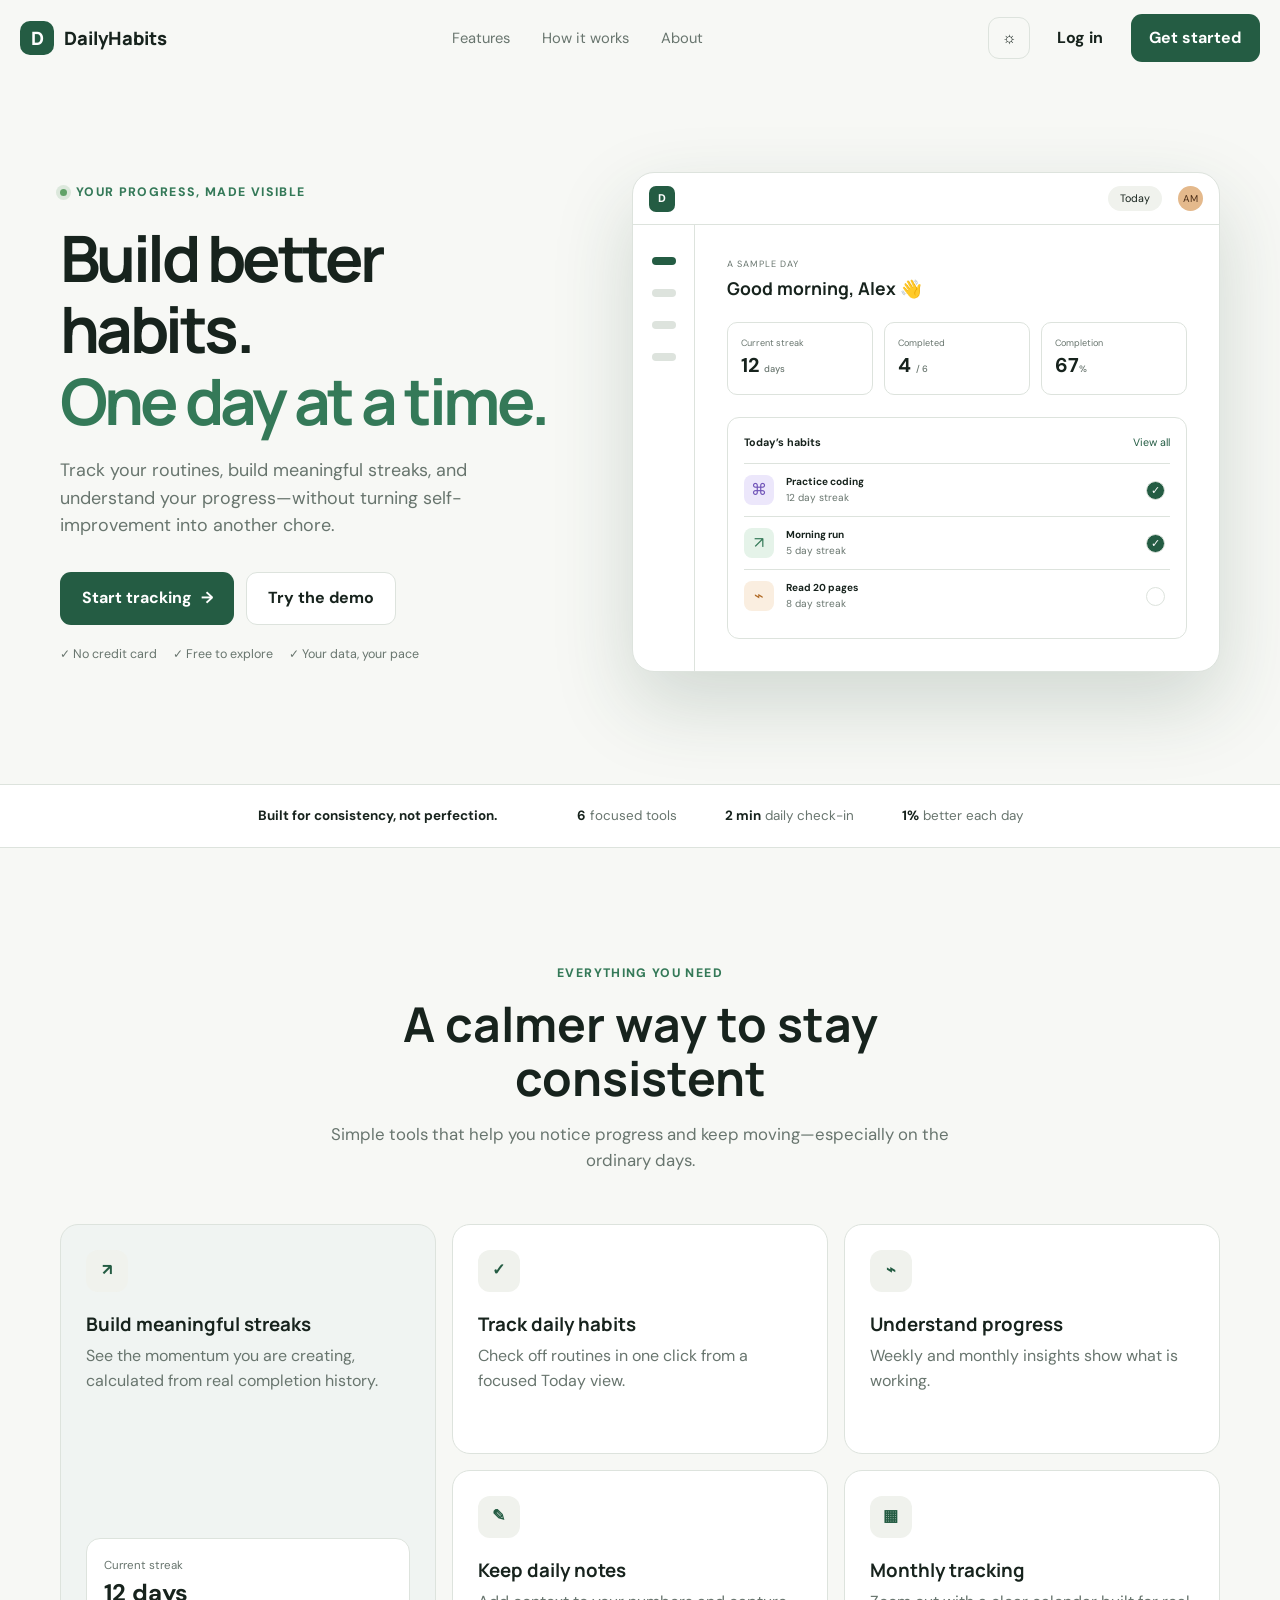
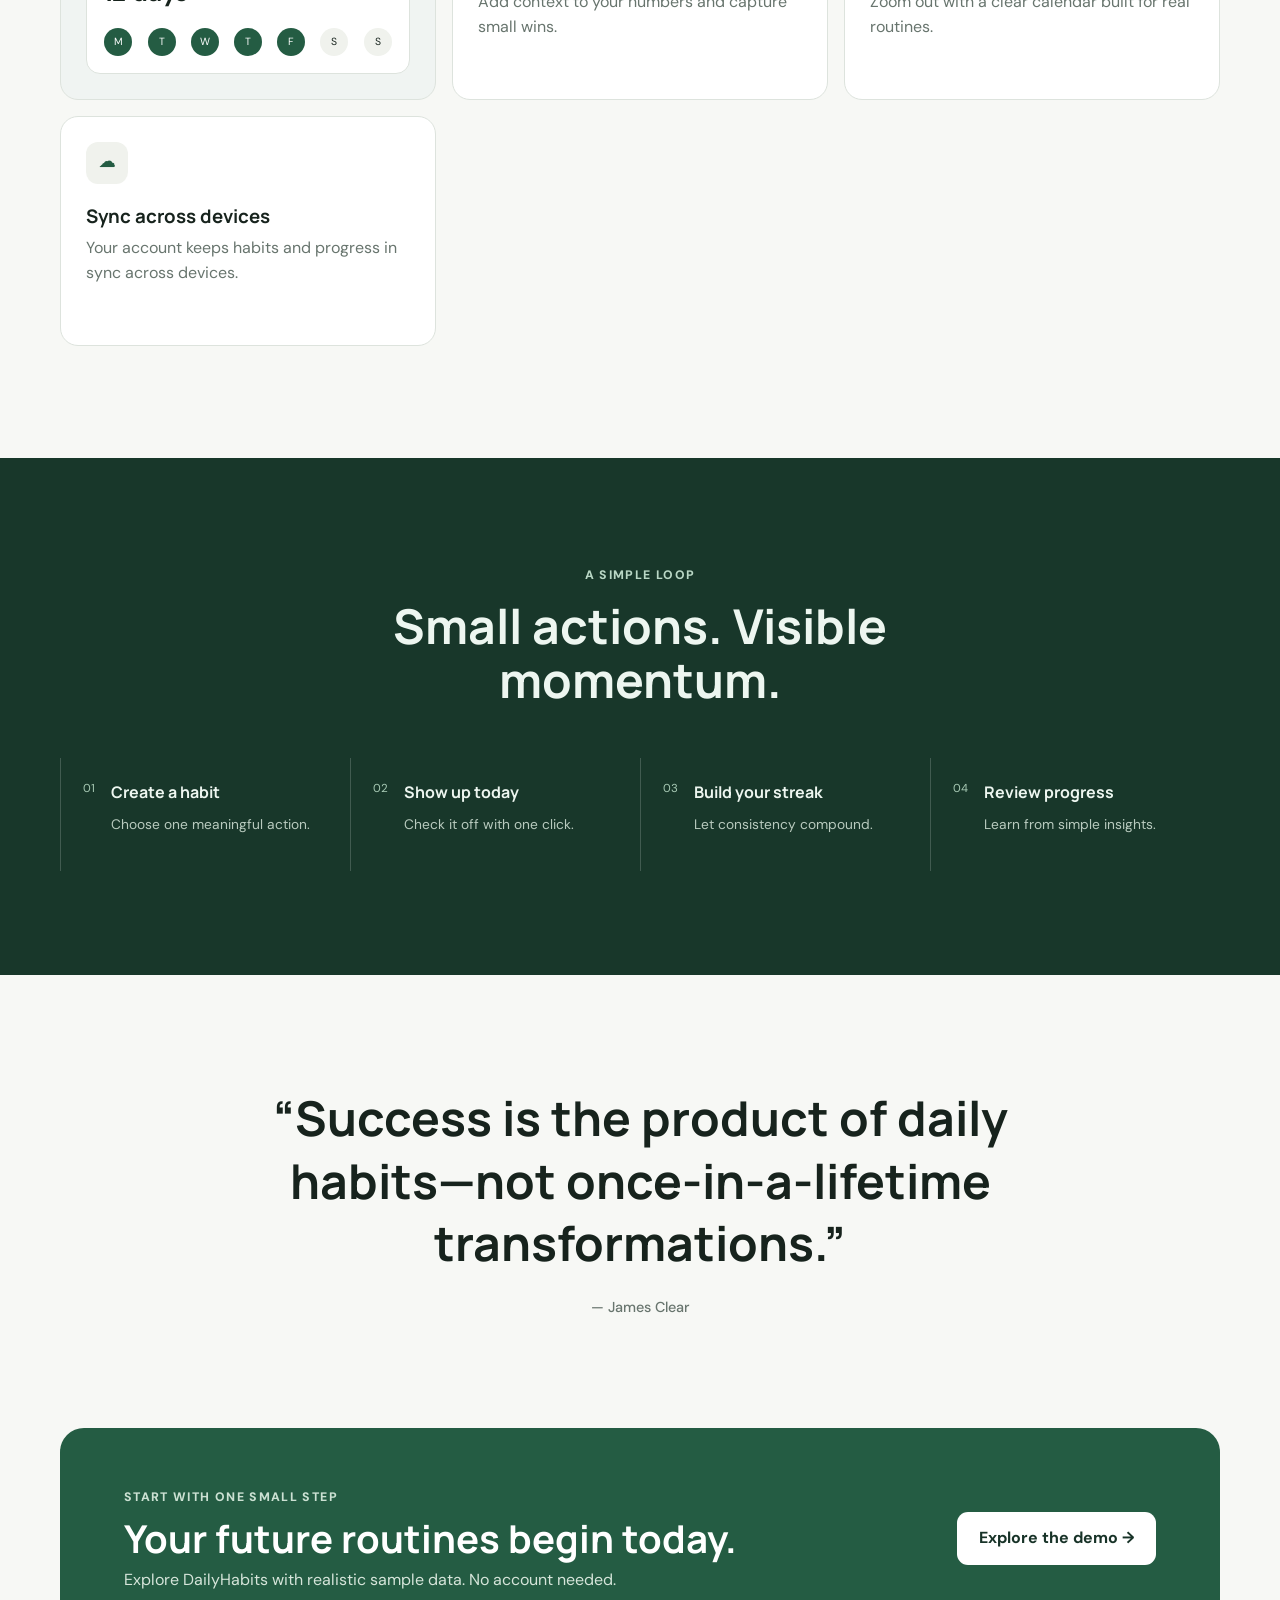
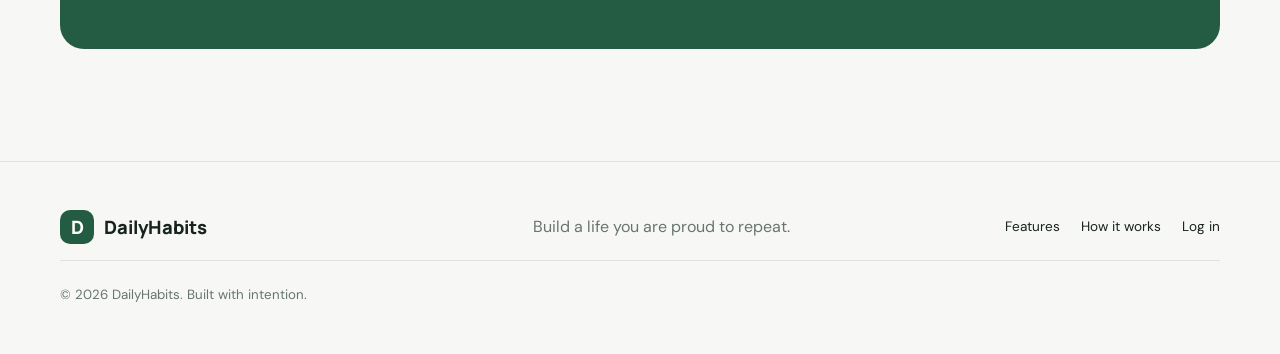
<file: public/index.html>
﻿<!doctype html>
<html lang="en">
  <head>
    <meta charset="UTF-8" />
    <meta name="viewport" content="width=device-width, initial-scale=1.0" />
    <meta
      name="description"
      content="DailyHabits helps you build streaks, track routines, and understand your progress."
    />
    <title>DailyHabits — Small steps, lasting change</title>
    <link rel="preconnect" href="https://fonts.googleapis.com" />
    <link rel="preconnect" href="https://fonts.gstatic.com" crossorigin />
    <link
      href="https://fonts.googleapis.com/css2?family=DM+Sans:wght@400;500;600;700&family=Manrope:wght@600;700;800&display=swap"
      rel="stylesheet"
    />
    <link rel="stylesheet" href="css/global.css" />
    <link rel="stylesheet" href="css/landing.css" />
    <link rel="stylesheet" href="css/responsive.css" />
  </head>
  <body>
    <a class="skip-link" href="#main">Skip to content</a>
    <header class="site-header" id="top">
      <a class="brand" href="index.html" aria-label="DailyHabits home"
        ><span class="brand-mark">D</span><span>DailyHabits</span></a
      >
      <button
        class="icon-button mobile-nav-toggle"
        type="button"
        aria-label="Open navigation"
        aria-expanded="false"
        aria-controls="site-navigation"
      >
        <span aria-hidden="true">☰</span>
      </button>
      <nav class="desktop-nav" id="site-navigation" aria-label="Main navigation">
        <a href="#features">Features</a><a href="#how">How it works</a
        ><a href="#about">About</a>
      </nav>
      <div class="header-actions">
        <button
          class="icon-button theme-toggle"
          type="button"
          aria-label="Change theme"
        >
          ☼</button
        ><a class="button button-ghost hide-mobile" href="auth.html">Log in</a
        ><a class="button button-primary" href="auth.html#signup"
          >Get started</a
        >
      </div>
    </header>
    <main id="main">
      <section class="hero section-shell">
        <div class="hero-copy reveal">
          <span class="eyebrow"
            ><i class="status-dot"></i>Your progress, made visible</span
          >
          <h1>Build better habits.<br /><span>One day at a time.</span></h1>
          <p>
            Track your routines, build meaningful streaks, and understand your
            progress—without turning self-improvement into another chore.
          </p>
          <div class="hero-actions">
            <a
              class="button button-primary button-large"
              href="auth.html#signup"
              >Start tracking <span>→</span></a
            ><a
              class="button button-secondary button-large"
              href="dashboard.html?demo=true"
              >Try the demo</a
            >
          </div>
          <div class="hero-proof">
            <span>✓ No credit card</span><span>✓ Free to explore</span
            ><span>✓ Your data, your pace</span>
          </div>
        </div>
        <div class="dashboard-preview reveal" aria-label="Dashboard preview">
          <div class="preview-top">
            <span class="preview-logo">D</span
            ><span class="preview-pill">Today</span
            ><span class="preview-avatar">AM</span>
          </div>
          <div class="preview-body">
            <aside class="preview-sidebar"><i></i><i></i><i></i><i></i></aside>
            <div class="preview-content">
              <div class="preview-greeting">
                <small>A SAMPLE DAY</small
                ><strong>Good morning, Alex 👋</strong>
              </div>
              <div class="preview-stats">
                <div>
                  <small>Current streak</small><b>12 <em>days</em></b>
                </div>
                <div>
                  <small>Completed</small><b>4 <em>/ 6</em></b>
                </div>
                <div>
                  <small>Completion</small><b>67<em>%</em></b>
                </div>
              </div>
              <div class="preview-panel">
                <div class="preview-panel-head">
                  <b>Today’s habits</b><span>View all</span>
                </div>
                <div class="preview-habit">
                  <span class="habit-icon purple">⌘</span>
                  <div><b>Practice coding</b><small>12 day streak</small></div>
                  <span class="preview-check checked">✓</span>
                </div>
                <div class="preview-habit">
                  <span class="habit-icon green">↗</span>
                  <div><b>Morning run</b><small>5 day streak</small></div>
                  <span class="preview-check checked">✓</span>
                </div>
                <div class="preview-habit">
                  <span class="habit-icon orange">⌁</span>
                  <div><b>Read 20 pages</b><small>8 day streak</small></div>
                  <span class="preview-check"></span>
                </div>
              </div>
            </div>
          </div>
        </div>
      </section>
      <section class="trust-strip">
        <p>Built for consistency, not perfection.</p>
        <div>
          <span><b>6</b> focused tools</span
          ><span><b>2 min</b> daily check-in</span
          ><span><b>1%</b> better each day</span>
        </div>
      </section>
      <section class="section-shell section-block" id="features">
        <div class="section-heading">
          <span class="eyebrow">Everything you need</span>
          <h2>A calmer way to stay consistent</h2>
          <p>
            Simple tools that help you notice progress and keep
            moving—especially on the ordinary days.
          </p>
        </div>
        <div class="feature-grid">
          <article class="feature-card featured">
            <span class="feature-icon">↗</span>
            <h3>Build meaningful streaks</h3>
            <p>
              See the momentum you are creating, calculated from real completion
              history.
            </p>
            <div class="mini-streak">
              <span>Current streak</span><b>12 days</b>
              <div class="mini-days">
                <i class="done">M</i><i class="done">T</i><i class="done">W</i
                ><i class="done">T</i><i class="done">F</i><i>S</i><i>S</i>
              </div>
            </div>
          </article>
          <article class="feature-card">
            <span class="feature-icon">✓</span>
            <h3>Track daily habits</h3>
            <p>Check off routines in one click from a focused Today view.</p>
          </article>
          <article class="feature-card">
            <span class="feature-icon">⌁</span>
            <h3>Understand progress</h3>
            <p>Weekly and monthly insights show what is working.</p>
          </article>
          <article class="feature-card">
            <span class="feature-icon">✎</span>
            <h3>Keep daily notes</h3>
            <p>Add context to your numbers and capture small wins.</p>
          </article>
          <article class="feature-card">
            <span class="feature-icon">▦</span>
            <h3>Monthly tracking</h3>
            <p>Zoom out with a clear calendar built for real routines.</p>
          </article>
          <article class="feature-card">
            <span class="feature-icon">☁</span>
            <h3>Sync across devices</h3>
            <p>Your account keeps habits and progress in sync across devices.</p>
          </article>
        </div>
      </section>
      <section class="how-section" id="how">
        <div class="section-shell">
          <div class="section-heading light">
            <span class="eyebrow">A simple loop</span>
            <h2>Small actions. Visible momentum.</h2>
          </div>
          <ol class="steps">
            <li>
              <span>01</span>
              <div>
                <b>Create a habit</b>
                <p>Choose one meaningful action.</p>
              </div>
            </li>
            <li>
              <span>02</span>
              <div>
                <b>Show up today</b>
                <p>Check it off with one click.</p>
              </div>
            </li>
            <li>
              <span>03</span>
              <div>
                <b>Build your streak</b>
                <p>Let consistency compound.</p>
              </div>
            </li>
            <li>
              <span>04</span>
              <div>
                <b>Review progress</b>
                <p>Learn from simple insights.</p>
              </div>
            </li>
          </ol>
        </div>
      </section>
      <section class="section-shell quote-section" id="about">
        <blockquote>
          “Success is the product of daily habits—not once-in-a-lifetime
          transformations.”<cite>— James Clear</cite>
        </blockquote>
      </section>
      <section class="section-shell final-cta">
        <div>
          <span class="eyebrow">Start with one small step</span>
          <h2>Your future routines begin today.</h2>
          <p>
            Explore DailyHabits with realistic sample data. No account needed.
          </p>
        </div>
        <a
          class="button button-light button-large"
          href="dashboard.html?demo=true"
          >Explore the demo →</a
        >
      </section>
    </main>
    <footer class="footer">
      <div class="section-shell footer-inner">
        <a class="brand" href="#top"
          ><span class="brand-mark">D</span><span>DailyHabits</span></a
        >
        <p>Build a life you are proud to repeat.</p>
        <div>
          <a href="#features">Features</a><a href="#how">How it works</a
          ><a href="auth.html">Log in</a>
        </div>
        <small>© 2026 DailyHabits. Built with intention.</small>
      </div>
    </footer>
    <script type="module" src="js/landing.js"></script>
  </body>
</html>
</file>
<file: public/css/global.css>
﻿:root {
  --bg: #f7f8f5;
  --surface: #fff;
  --surface-2: #f0f2ed;
  --ink: #17231d;
  --muted: #68756e;
  --line: #dde3dd;
  --primary: #245c43;
  --primary-2: #347958;
  --accent: #ddeb9d;
  --danger: #b83b3b;
  --warning: #b7791f;
  --shadow: 0 18px 50px rgba(20, 44, 32, 0.1);
  --radius: 18px;
  --font-body: "DM Sans", sans-serif;
  --font-head: "Manrope", sans-serif;
}
html[data-theme="dark"] {
  --bg: #101713;
  --surface: #17211b;
  --surface-2: #202d25;
  --ink: #f2f6f2;
  --muted: #a6b3aa;
  --line: #2d3c32;
  --primary: #78b895;
  --primary-2: #93caaa;
  --accent: #40572b;
  --shadow: 0 18px 50px rgba(0, 0, 0, 0.25);
}
* {
  box-sizing: border-box;
}
html {
  scroll-behavior: smooth;
}
body {
  margin: 0;
  background: var(--bg);
  color: var(--ink);
  font-family: var(--font-body);
  line-height: 1.55;
}
body.modal-open {
  overflow: hidden;
}
button,
input,
textarea,
select {
  font: inherit;
}
button,
a {
  transition:
    background 0.2s,
    color 0.2s,
    border-color 0.2s,
    transform 0.2s;
}
a {
  color: inherit;
  text-decoration: none;
}
img {
  max-width: 100%;
}
h1,
h2,
h3,
p {
  margin-top: 0;
}
h1,
h2,
h3 {
  font-family: var(--font-head);
  line-height: 1.12;
}
button:focus-visible,
a:focus-visible,
input:focus-visible,
textarea:focus-visible,
select:focus-visible {
  outline: 3px solid color-mix(in srgb, var(--primary) 40%, transparent);
  outline-offset: 2px;
}
.skip-link {
  position: fixed;
  z-index: 9999;
  left: 1rem;
  top: -5rem;
  background: var(--ink);
  color: var(--surface);
  padding: 0.7rem 1rem;
  border-radius: 8px;
}
.skip-link:focus {
  top: 1rem;
}
.section-shell {
  width: min(1160px, calc(100% - 40px));
  margin-inline: auto;
}
.brand {
  display: inline-flex;
  align-items: center;
  gap: 0.65rem;
  font-family: var(--font-head);
  font-weight: 800;
  font-size: 1.15rem;
}
.brand-mark,
.preview-logo {
  display: grid;
  place-items: center;
  width: 34px;
  height: 34px;
  border-radius: 10px;
  background: var(--primary);
  color: var(--surface);
  font-weight: 800;
}
.button {
  display: inline-flex;
  align-items: center;
  justify-content: center;
  gap: 0.55rem;
  min-height: 44px;
  padding: 0.65rem 1.1rem;
  border: 1px solid transparent;
  border-radius: 11px;
  font-weight: 700;
  cursor: pointer;
}
.button:hover {
  transform: translateY(-1px);
}
.button-primary {
  background: var(--primary);
  color: #fff;
}
.button-primary:hover {
  background: var(--primary-2);
}
.button-secondary {
  background: var(--surface);
  border-color: var(--line);
  color: var(--ink);
}
.button-secondary:hover,
.button-ghost:hover {
  background: var(--surface-2);
}
.button-ghost {
  background: transparent;
}
.button-light {
  background: #fff;
  color: #183328;
}
.button-large {
  min-height: 51px;
  padding: 0.8rem 1.3rem;
}
.icon-button {
  display: grid;
  place-items: center;
  width: 42px;
  height: 42px;
  background: transparent;
  color: var(--ink);
  border: 1px solid var(--line);
  border-radius: 11px;
  cursor: pointer;
}
.eyebrow {
  display: inline-flex;
  align-items: center;
  gap: 0.55rem;
  color: var(--primary-2);
  font-size: 0.77rem;
  font-weight: 800;
  letter-spacing: 0.11em;
  text-transform: uppercase;
}
.status-dot {
  display: inline-block;
  width: 7px;
  height: 7px;
  background: #60a268;
  border-radius: 50%;
  box-shadow: 0 0 0 4px color-mix(in srgb, #60a268 18%, transparent);
}
.site-header {
  height: 76px;
  display: flex;
  align-items: center;
  justify-content: space-between;
  width: min(1240px, calc(100% - 40px));
  margin: auto;
}
.desktop-nav {
  display: flex;
  gap: 2rem;
  color: var(--muted);
  font-size: 0.92rem;
}
.desktop-nav a:hover {
  color: var(--ink);
}
.header-actions {
  display: flex;
  align-items: center;
  gap: 0.55rem;
}
.section-heading {
  max-width: 630px;
  text-align: center;
  margin: 0 auto 3.2rem;
}
.section-heading h2 {
  font-size: clamp(2rem, 4vw, 3rem);
  margin: 0.75rem 0 1rem;
}
.section-heading p {
  color: var(--muted);
  font-size: 1.05rem;
}
.toast-region {
  position: fixed;
  z-index: 5000;
  right: 1.25rem;
  bottom: 1.25rem;
  display: grid;
  gap: 0.65rem;
}
.toast {
  display: flex;
  align-items: flex-start;
  gap: 0.75rem;
  width: min(360px, calc(100vw - 32px));
  background: var(--surface);
  border: 1px solid var(--line);
  border-left: 4px solid var(--primary);
  border-radius: 12px;
  padding: 0.9rem 1rem;
  box-shadow: var(--shadow);
  animation: toast-in 0.25s ease;
}
.toast.error {
  border-left-color: var(--danger);
}
.toast.warning {
  border-left-color: var(--warning);
}
.toast p {
  margin: 0;
  font-size: 0.9rem;
}
.toast b {
  display: block;
}
.toast.fade {
  opacity: 0;
  transform: translateY(8px);
}
@keyframes toast-in {
  from {
    opacity: 0;
    transform: translateY(10px);
  }
}
.modal-backdrop {
  position: fixed;
  inset: 0;
  z-index: 2000;
  display: grid;
  place-items: center;
  padding: 20px;
  background: rgba(7, 18, 12, 0.56);
  backdrop-filter: blur(4px);
}
.modal-backdrop[hidden] {
  display: none;
}
.dialog {
  width: min(560px, 100%);
  max-height: 90vh;
  overflow: auto;
  background: var(--surface);
  border: 1px solid var(--line);
  border-radius: 20px;
  box-shadow: var(--shadow);
  animation: dialog-in 0.2s ease;
}
.dialog-header {
  display: flex;
  justify-content: space-between;
  align-items: start;
  padding: 1.4rem 1.5rem;
  border-bottom: 1px solid var(--line);
}
.dialog-header h2 {
  margin: 0;
  font-size: 1.25rem;
}
.dialog-body {
  padding: 1.4rem 1.5rem;
}
.dialog-actions {
  display: flex;
  justify-content: flex-end;
  gap: 0.65rem;
  padding: 1rem 1.5rem;
  border-top: 1px solid var(--line);
}
@keyframes dialog-in {
  from {
    opacity: 0;
    transform: scale(0.97) translateY(8px);
  }
}
.field {
  display: grid;
  gap: 0.4rem;
  margin-bottom: 1rem;
}
.field label {
  font-weight: 700;
  font-size: 0.88rem;
}
.field input,
.field textarea,
.field select {
  width: 100%;
  background: var(--surface);
  color: var(--ink);
  border: 1px solid var(--line);
  border-radius: 10px;
  padding: 0.72rem 0.8rem;
}
.field textarea {
  min-height: 120px;
  resize: vertical;
}
.form-grid {
  display: grid;
  grid-template-columns: 1fr 1fr;
  gap: 0 1rem;
}
.field-error {
  min-height: 1em;
  color: var(--danger);
  font-size: 0.78rem;
}
.empty-state {
  text-align: center;
  padding: 3rem 1rem;
  color: var(--muted);
}
.empty-state .empty-icon {
  font-size: 2rem;
}
.empty-state h3 {
  color: var(--ink);
  margin: 0.75rem 0 0.4rem;
}
.sr-only {
  position: absolute;
  width: 1px;
  height: 1px;
  padding: 0;
  margin: -1px;
  overflow: hidden;
  clip: rect(0, 0, 0, 0);
  white-space: nowrap;
  border: 0;
}
</file>
<file: public/css/landing.css>
﻿.hero {
  min-height: 680px;
  display: grid;
  grid-template-columns: 0.92fr 1.08fr;
  align-items: center;
  gap: 4.5rem;
  padding: 6rem 0 7rem;
}
.hero-copy h1 {
  font-size: clamp(3rem, 5vw, 5rem);
  letter-spacing: -0.055em;
  margin: 1.1rem 0 1.25rem;
}
.hero-copy h1 span {
  color: var(--primary-2);
}
.hero-copy > p {
  max-width: 600px;
  color: var(--muted);
  font-size: 1.12rem;
}
.hero-actions {
  display: flex;
  gap: 0.75rem;
  margin: 2rem 0 1.3rem;
}
.hero-proof {
  display: flex;
  gap: 1rem;
  color: var(--muted);
  font-size: 0.78rem;
}
.dashboard-preview {
  background: var(--surface);
  border: 1px solid var(--line);
  border-radius: 22px;
  box-shadow: 0 32px 80px rgba(35, 72, 52, 0.18);
  overflow: hidden;
  transform: perspective(1200px) rotateY(-2deg) rotateX(1deg);
}
.preview-top {
  height: 52px;
  display: flex;
  align-items: center;
  padding: 0 1rem;
  border-bottom: 1px solid var(--line);
}
.preview-logo {
  width: 26px;
  height: 26px;
  font-size: 0.7rem;
  border-radius: 7px;
}
.preview-pill {
  margin-left: auto;
  background: var(--surface-2);
  border-radius: 20px;
  padding: 0.25rem 0.75rem;
  font-size: 0.67rem;
}
.preview-avatar {
  margin-left: 1rem;
  background: #e4b98c;
  color: #4a2d17;
  border-radius: 50%;
  padding: 0.32rem;
  font-size: 0.62rem;
}
.preview-body {
  display: grid;
  grid-template-columns: 62px 1fr;
  min-height: 430px;
}
.preview-sidebar {
  border-right: 1px solid var(--line);
  padding-top: 2rem;
}
.preview-sidebar i {
  display: block;
  width: 24px;
  height: 8px;
  border-radius: 4px;
  background: var(--line);
  margin: 0 auto 1.5rem;
}
.preview-sidebar i:first-child {
  background: var(--primary);
}
.preview-content {
  padding: 2rem;
}
.preview-greeting {
  display: grid;
  gap: 0.3rem;
}
.preview-greeting small {
  font-size: 0.57rem;
  letter-spacing: 0.1em;
  color: var(--muted);
}
.preview-greeting strong {
  font: 700 1.1rem var(--font-head);
}
.preview-stats {
  display: grid;
  grid-template-columns: repeat(3, 1fr);
  gap: 0.7rem;
  margin: 1.4rem 0;
}
.preview-stats div {
  padding: 0.8rem;
  border: 1px solid var(--line);
  border-radius: 10px;
}
.preview-stats small {
  display: block;
  font-size: 0.57rem;
  color: var(--muted);
}
.preview-stats b {
  font-size: 1.25rem;
}
.preview-stats em {
  font: 500 0.58rem var(--font-body);
  color: var(--muted);
}
.preview-panel {
  border: 1px solid var(--line);
  border-radius: 12px;
  padding: 1rem;
}
.preview-panel-head {
  display: flex;
  justify-content: space-between;
  font-size: 0.67rem;
  margin-bottom: 0.75rem;
}
.preview-panel-head span {
  color: var(--primary);
}
.preview-habit {
  display: grid;
  grid-template-columns: 32px 1fr 24px;
  align-items: center;
  gap: 0.6rem;
  padding: 0.65rem 0;
  border-top: 1px solid var(--line);
}
.preview-habit b,
.preview-habit small {
  display: block;
  font-size: 0.63rem;
}
.preview-habit small {
  color: var(--muted);
}
.habit-icon {
  display: grid;
  place-items: center;
  width: 30px;
  height: 30px;
  border-radius: 8px;
}
.habit-icon.purple {
  background: #ece7fb;
  color: #7054b8;
}
.habit-icon.green {
  background: #e5f3e9;
  color: #347958;
}
.habit-icon.orange {
  background: #faeee0;
  color: #b16b27;
}
.preview-check {
  width: 19px;
  height: 19px;
  border: 1px solid var(--line);
  border-radius: 50%;
  text-align: center;
  font-size: 0.7rem;
}
.preview-check.checked {
  background: var(--primary);
  color: #fff;
}
.trust-strip {
  display: flex;
  justify-content: center;
  gap: 5rem;
  align-items: center;
  padding: 1.3rem 2rem;
  background: var(--surface);
  border-block: 1px solid var(--line);
  color: var(--muted);
  font-size: 0.84rem;
}
.trust-strip p {
  margin: 0;
  font-weight: 700;
  color: var(--ink);
}
.trust-strip div {
  display: flex;
  gap: 3rem;
}
.trust-strip b {
  color: var(--ink);
}
.section-block {
  padding-block: 7rem;
}
.feature-grid {
  display: grid;
  grid-template-columns: repeat(3, 1fr);
  gap: 1rem;
}
.feature-card {
  min-height: 230px;
  padding: 1.55rem;
  background: var(--surface);
  border: 1px solid var(--line);
  border-radius: var(--radius);
}
.feature-card:hover {
  transform: translateY(-3px);
  box-shadow: 0 12px 35px rgba(20, 44, 32, 0.07);
}
.feature-card.featured {
  grid-row: span 2;
  min-height: 475px;
  background: color-mix(in srgb, var(--primary) 7%, var(--surface));
  display: flex;
  flex-direction: column;
}
.feature-icon {
  display: grid;
  place-items: center;
  width: 42px;
  height: 42px;
  border-radius: 12px;
  background: var(--surface-2);
  color: var(--primary);
  font-weight: 800;
}
.feature-card h3 {
  margin: 1.4rem 0 0.55rem;
}
.feature-card p {
  color: var(--muted);
}
.mini-streak {
  margin-top: auto;
  background: var(--surface);
  border: 1px solid var(--line);
  border-radius: 14px;
  padding: 1.1rem;
}
.mini-streak > span,
.mini-streak > b {
  display: block;
}
.mini-streak > span {
  color: var(--muted);
  font-size: 0.72rem;
}
.mini-streak > b {
  font-size: 1.5rem;
}
.mini-days {
  display: flex;
  justify-content: space-between;
  margin-top: 1rem;
}
.mini-days i {
  display: grid;
  place-items: center;
  width: 28px;
  height: 28px;
  border-radius: 50%;
  font-style: normal;
  font-size: 0.65rem;
  background: var(--surface-2);
}
.mini-days .done {
  background: var(--primary);
  color: #fff;
}
.how-section {
  background: #18372a;
  color: #edf6f0;
  padding: 6.5rem 0;
}
.section-heading.light .eyebrow {
  color: #b9d7c5;
}
.steps {
  list-style: none;
  padding: 0;
  margin: 0;
  display: grid;
  grid-template-columns: repeat(4, 1fr);
}
.steps li {
  display: flex;
  gap: 1rem;
  padding: 1.4rem;
  border-left: 1px solid rgba(255, 255, 255, 0.18);
}
.steps li > span {
  color: #a9cbb6;
  font-size: 0.72rem;
}
.steps b {
  font-family: var(--font-head);
}
.steps p {
  font-size: 0.86rem;
  color: #b9cbbf;
  margin-top: 0.5rem;
}
.quote-section {
  padding: 7rem 0;
  text-align: center;
}
.quote-section blockquote {
  max-width: 850px;
  margin: auto;
  font: 700 clamp(1.7rem, 4vw, 3rem) / 1.3 var(--font-head);
}
.quote-section cite {
  display: block;
  color: var(--muted);
  font: 500 0.9rem var(--font-body);
  margin-top: 1.5rem;
}
.final-cta {
  display: flex;
  align-items: center;
  justify-content: space-between;
  gap: 3rem;
  background: var(--primary);
  color: #fff;
  border-radius: 24px;
  padding: 3.5rem 4rem;
  margin-bottom: 7rem;
}
.final-cta .eyebrow {
  color: #cce1d3;
}
.final-cta h2 {
  font-size: 2.4rem;
  margin: 0.5rem 0;
}
.final-cta p {
  margin: 0;
  color: #d6e5da;
}
.footer {
  border-top: 1px solid var(--line);
  padding: 3rem 0;
}
.footer-inner {
  display: grid;
  grid-template-columns: 1fr 1fr auto;
  align-items: center;
  gap: 1rem;
}
.footer-inner p {
  margin: 0;
  color: var(--muted);
}
.footer-inner > div {
  display: flex;
  gap: 1.3rem;
  font-size: 0.85rem;
}
.footer-inner small {
  grid-column: 1/-1;
  color: var(--muted);
  padding-top: 1.5rem;
  border-top: 1px solid var(--line);
}
</file>
<file: public/css/responsive.css>
﻿.reveal {
  opacity: 0;
  transform: translateY(18px);
  transition:
    opacity 0.6s,
    transform 0.6s;
}
.reveal.visible {
  opacity: 1;
  transform: none;
}
.mobile-nav-toggle {
  display: none;
}
@media (max-width: 1050px) {
  .hero {
    grid-template-columns: 1fr;
    gap: 3rem;
    padding-top: 4rem;
  }
  .hero-copy {
    text-align: center;
  }
  .hero-copy > p {
    margin-inline: auto;
  }
  .hero-actions,
  .hero-proof {
    justify-content: center;
  }
  .dashboard-preview {
    width: min(720px, 100%);
    margin: auto;
  }
  .feature-grid {
    grid-template-columns: repeat(2, 1fr);
  }
  .feature-card.featured {
    grid-row: span 1;
    min-height: 260px;
  }
  .mini-streak {
    margin-top: 1rem;
  }
  .steps {
    grid-template-columns: repeat(2, 1fr);
  }
  .stats-grid,
  .analytics-summary {
    grid-template-columns: repeat(2, 1fr);
  }
  .today-grid,
  .analytics-grid {
    grid-template-columns: 1fr;
  }
  .habit-card-grid,
  .notes-list {
    grid-template-columns: repeat(2, 1fr);
  }
}
@media (max-width: 760px) {
  .section-shell {
    width: min(100% - 28px, 1160px);
  }
  .site-header {
    width: calc(100% - 28px);
  }
  .desktop-nav {
    display: none;
  }
  .mobile-nav-toggle {
    display: grid;
    margin-left: auto;
    margin-right: 0.65rem;
  }
  .site-header {
    position: relative;
  }
  .site-header .desktop-nav.open {
    position: absolute;
    z-index: 100;
    top: calc(100% - 0.15rem);
    left: 0;
    right: 0;
    display: grid;
    gap: 0;
    padding: 0.45rem;
    color: var(--ink);
    background: var(--surface);
    border: 1px solid var(--line);
    border-radius: 14px;
    box-shadow: var(--shadow);
  }
  .site-header .desktop-nav.open a {
    padding: 0.8rem 0.9rem;
    border-radius: 9px;
  }
  .site-header .desktop-nav.open a:hover {
    background: var(--surface-2);
  }
  .hide-mobile {
    display: none;
  }
  .hero {
    min-height: auto;
    padding: 4rem 0;
  }
  .hero-copy h1 {
    font-size: 2.8rem;
  }
  .hero-proof {
    flex-wrap: wrap;
  }
  .dashboard-preview {
    transform: none;
  }
  .preview-content {
    padding: 1.2rem;
  }
  .trust-strip {
    display: grid;
    gap: 0.6rem;
    text-align: center;
  }
  .trust-strip div {
    gap: 1rem;
    justify-content: center;
    flex-wrap: wrap;
  }
  .section-block {
    padding-block: 5rem;
  }
  .feature-grid {
    grid-template-columns: 1fr;
  }
  .how-section {
    padding: 5rem 0;
  }
  .steps {
    grid-template-columns: 1fr;
  }
  .final-cta {
    display: block;
    padding: 2.5rem 1.5rem;
    text-align: center;
    margin-bottom: 5rem;
  }
  .final-cta .button {
    margin-top: 1.5rem;
  }
  .footer-inner {
    grid-template-columns: 1fr;
    text-align: center;
  }
  .footer-inner .brand,
  .footer-inner > div {
    justify-content: center;
  }
  .footer-inner small {
    grid-column: auto;
  }
  .auth-layout {
    grid-template-columns: 1fr;
  }
  .auth-story {
    display: none;
  }
  .auth-panel {
    min-height: 100vh;
  }
  .mobile-auth-brand {
    display: inline-flex;
  }
  .app-header .brand {
    width: auto;
  }
  .demo-badge {
    margin-left: 1rem;
  }
  .mobile-menu {
    display: grid;
    margin-right: 0.6rem;
  }
  .app-shell {
    display: block;
  }
  .sidebar {
    z-index: 90;
    transform: translateX(-105%);
    transition: transform 0.25s;
    box-shadow: var(--shadow);
  }
  .sidebar.open {
    transform: translateX(0);
  }
  .main-content {
    padding: 1.5rem 1rem 6rem;
  }
  .mobile-bottom-nav {
    position: fixed;
    z-index: 80;
    bottom: 0;
    left: 0;
    right: 0;
    display: grid;
    grid-template-columns: repeat(4, 1fr);
    background: var(--surface);
    border-top: 1px solid var(--line);
    padding: 0.4rem max(0.4rem, env(safe-area-inset-bottom));
  }
  .mobile-bottom-nav button {
    display: grid;
    justify-items: center;
    gap: 0.15rem;
    border: 0;
    background: transparent;
    color: var(--muted);
    font-size: 0.62rem;
    padding: 0.35rem;
  }
  .mobile-bottom-nav button span {
    font-size: 1rem;
  }
  .mobile-bottom-nav button.active {
    color: var(--primary);
    font-weight: 800;
  }
  .page-heading {
    align-items: start;
  }
  .stats-grid {
    grid-template-columns: repeat(2, 1fr);
  }
  .habit-card-grid,
  .notes-list {
    grid-template-columns: 1fr;
  }
  .settings-section {
    grid-template-columns: 1fr;
    gap: 1rem;
  }
  .calendar-panel {
    padding: 0.8rem;
  }
  .calendar-toolbar {
    flex-wrap: wrap;
  }
  .calendar-toolbar .button {
    margin-left: 0;
  }
  .cal-cell.name {
    min-width: 135px;
  }
  .habit-calendar {
    grid-template-columns: 135px repeat(var(--calendar-days), 32px) !important;
  }
  .form-grid {
    grid-template-columns: 1fr;
  }
  .dialog-header,
  .dialog-body {
    padding: 1.1rem;
  }
  .dialog-actions {
    padding: 1rem;
  }
}
@media (max-width: 480px) {
  .header-actions .button {
    padding: 0.55rem 0.75rem;
  }
  .header-actions {
    gap: 0.4rem;
  }
  .mobile-nav-toggle,
  .theme-toggle {
    width: 40px;
    height: 40px;
    margin-right: 0;
    flex: 0 0 auto;
  }
  .site-header .brand {
    gap: 0.45rem;
    font-size: 1rem;
  }
  .site-header .brand-mark {
    width: 31px;
    height: 31px;
  }
  .header-actions .button {
    min-height: 40px;
    padding-inline: 0.65rem;
    font-size: 0.82rem;
  }
  .hero-copy {
    text-align: left;
  }
  .hero-actions {
    display: grid;
  }
  .hero-proof {
    justify-content: start;
  }
  .preview-sidebar {
    display: none;
  }
  .preview-body {
    grid-template-columns: 1fr;
  }
  .preview-stats {
    gap: 0.35rem;
  }
  .preview-content {
    padding: 1rem;
  }
  .preview-stats div {
    padding: 0.55rem;
  }
  .feature-card {
    min-height: 0;
  }
  .steps li {
    padding: 1.1rem 0.5rem;
  }
  .stats-grid {
    grid-template-columns: 1fr;
  }
  .page-heading {
    display: grid;
    gap: 1rem;
  }
  .page-heading .button {
    justify-self: start;
  }
  .stat-card {
    padding: 0.9rem;
  }
  .demo-badge {
    font-size: 0;
    width: 10px;
    height: 10px;
    padding: 0;
    background: #62a66d;
  }
  .app-header-actions {
    gap: 0.35rem;
  }
  .app-header-actions .icon-button {
    display: none;
  }
  .habit-list {
    padding-inline: 1rem;
  }
  .panel-header {
    padding-inline: 1rem;
  }
  .weekly-chart {
    padding-inline: 0.8rem;
  }
  .analytics-summary {
    grid-template-columns: 1fr 1fr;
  }
  .auth-panel {
    padding: 2rem 1rem;
  }
  .auth-heading h2 {
    font-size: 1.7rem;
  }
  .toast-region {
    right: 0.8rem;
    bottom: 5rem;
  }
}
@media (prefers-reduced-motion: reduce) {
  *,
  *:before,
  *:after {
    scroll-behavior: auto !important;
    animation-duration: 0.01ms !important;
    transition-duration: 0.01ms !important;
  }
  .reveal {
    opacity: 1;
    transform: none;
  }
}
</file>
